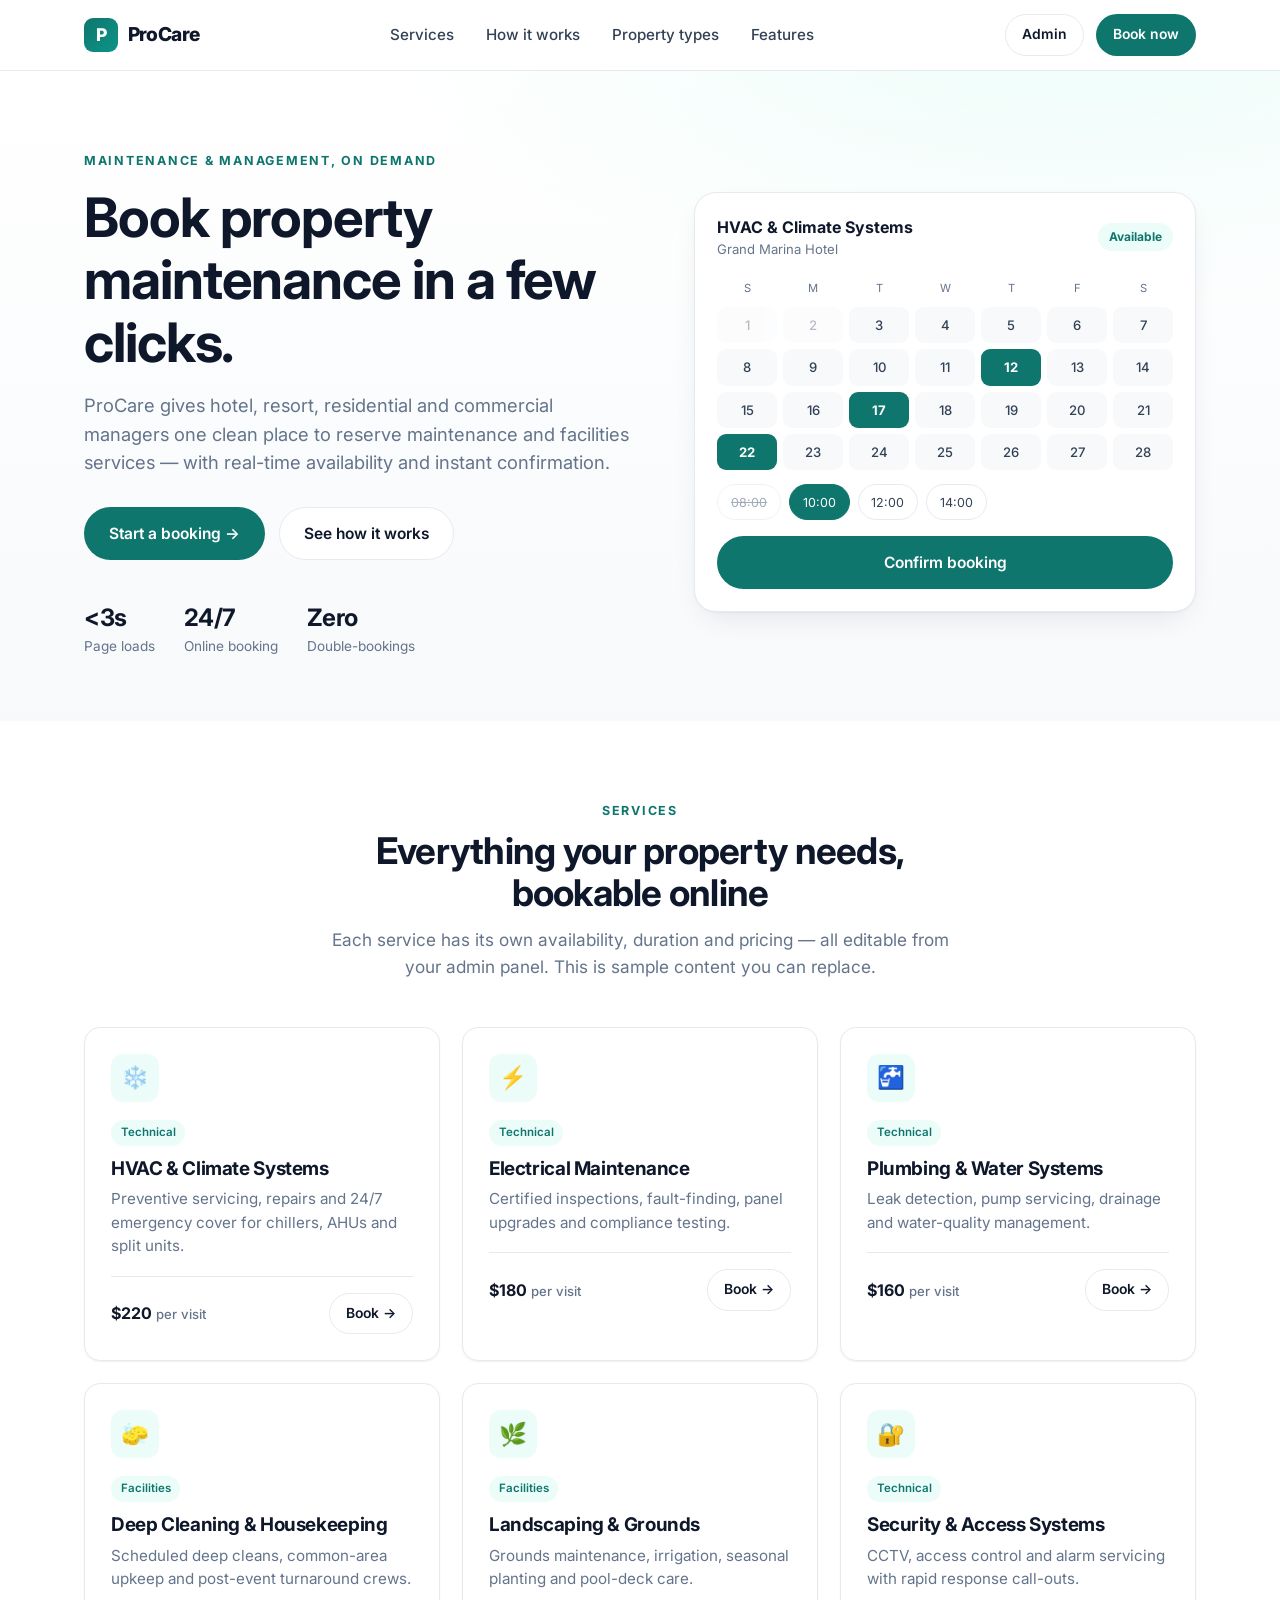
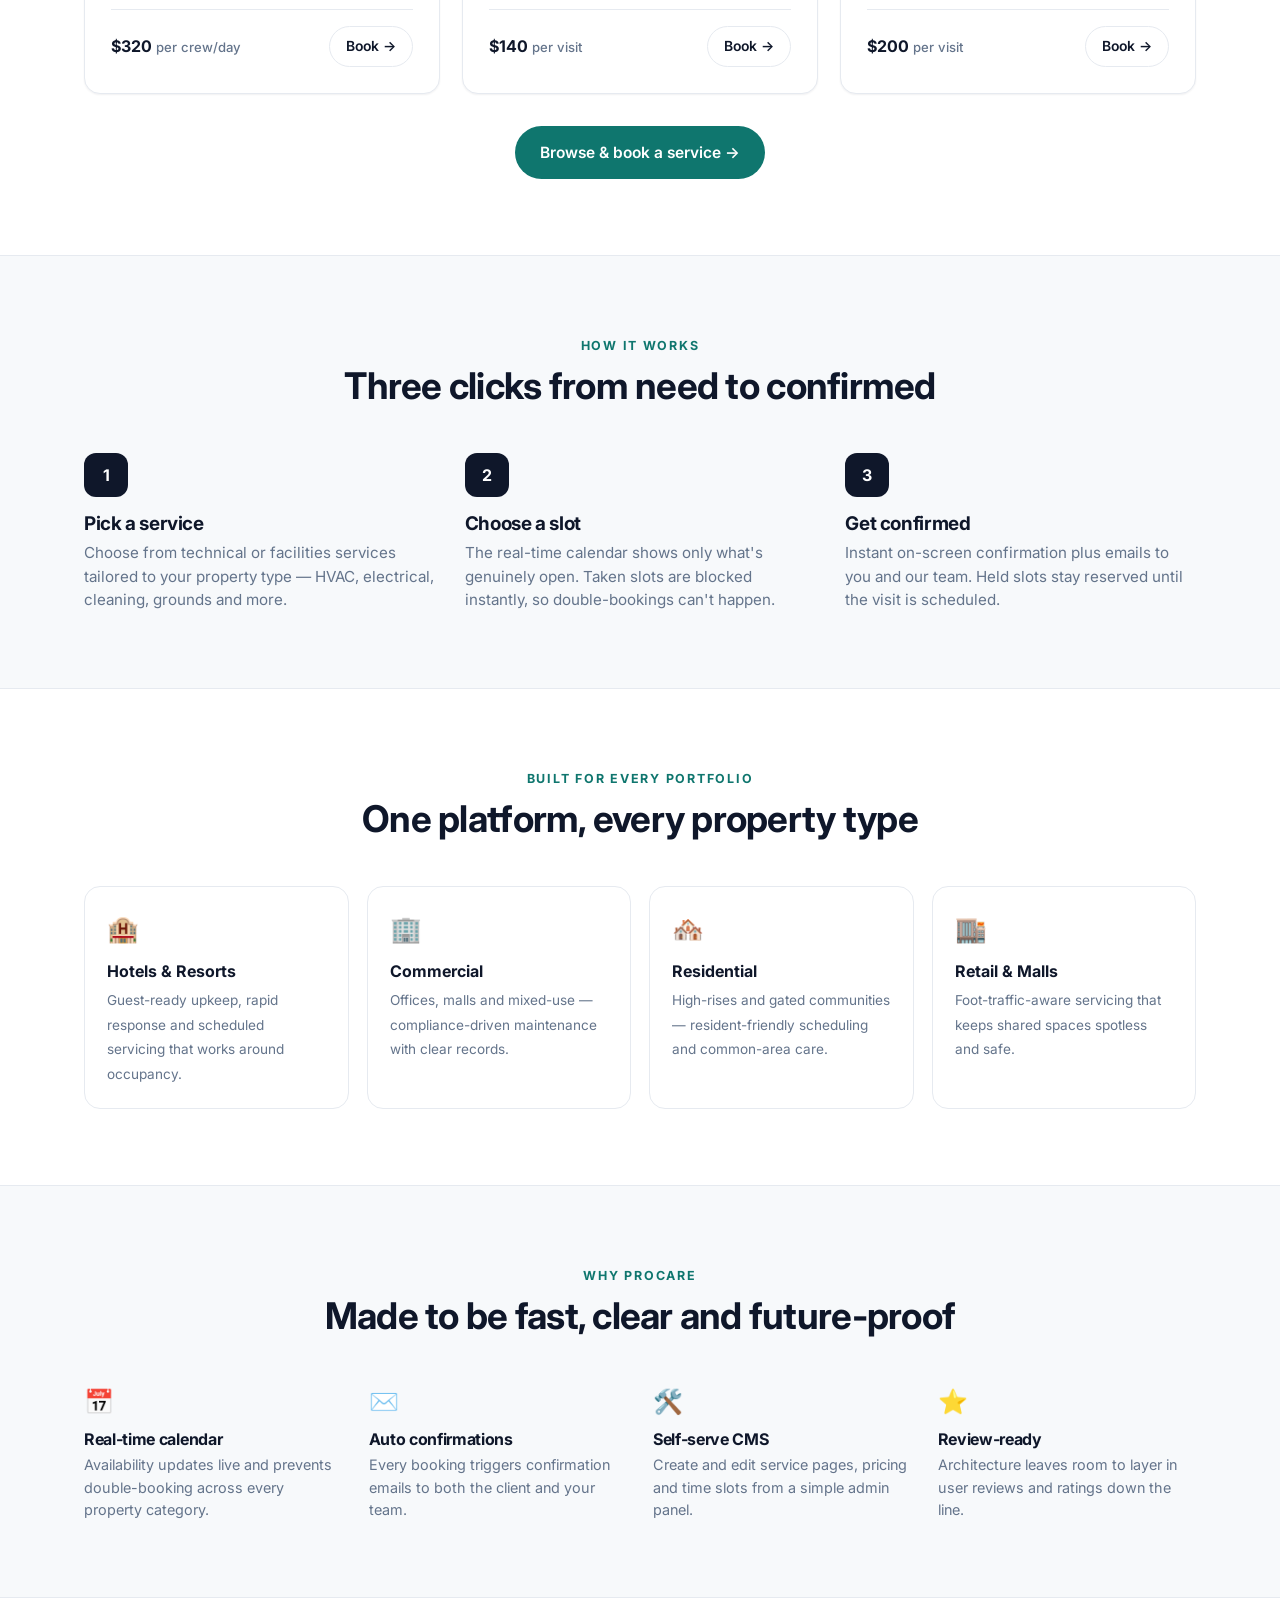
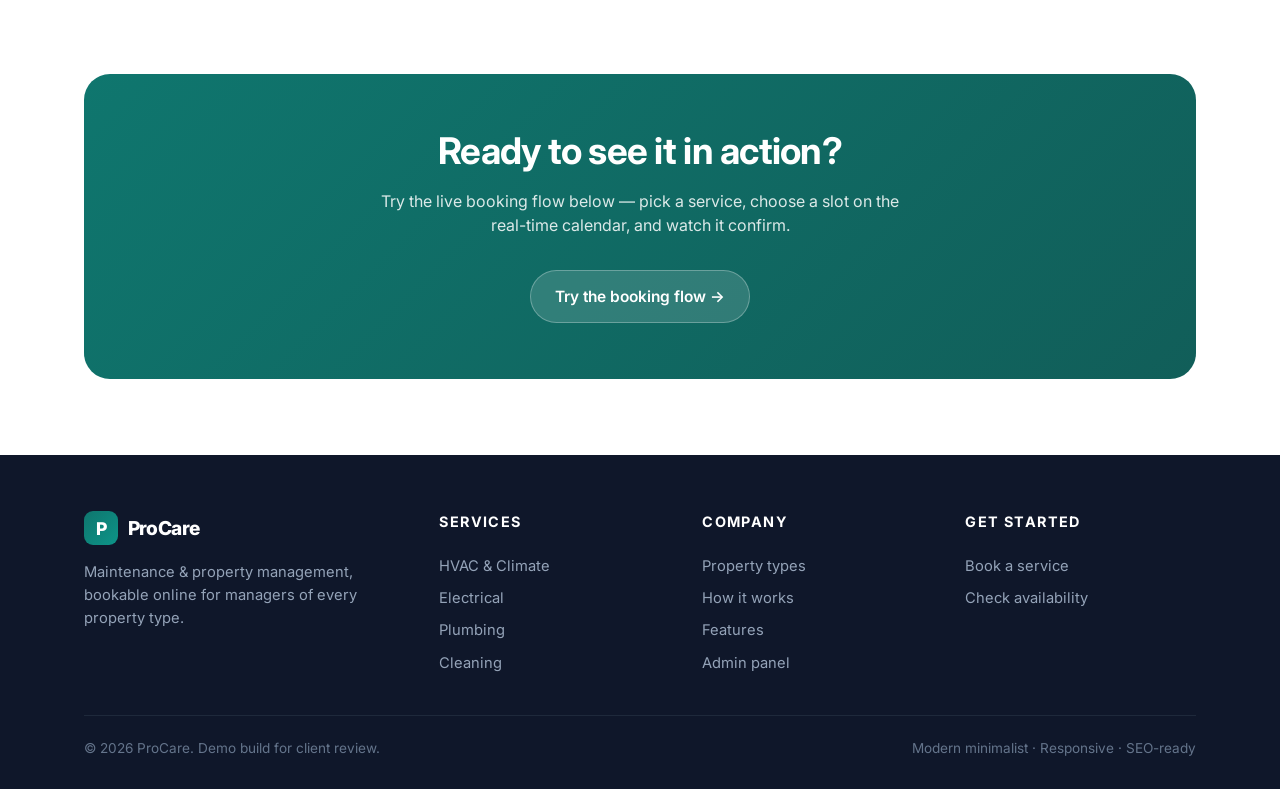
<file: index.html>
<!DOCTYPE html>
<html lang="en">
<head>
<meta charset="UTF-8" />
<meta name="viewport" content="width=device-width, initial-scale=1.0" />
<title>ProCare — Property Maintenance Booking for Managers</title>
<meta name="description" content="Book maintenance and facilities management for hotels, resorts, residential and commercial properties in a few clicks. Real-time availability, instant confirmations, no double-bookings." />
<meta name="keywords" content="property maintenance booking, facilities management, hotel maintenance, commercial property services, online booking calendar" />
<meta property="og:title" content="ProCare — Property Maintenance Booking" />
<meta property="og:description" content="Reserve maintenance & management services for any property type in a few clicks." />
<meta property="og:type" content="website" />
<link rel="preconnect" href="https://fonts.googleapis.com" />
<link rel="preconnect" href="https://fonts.gstatic.com" crossorigin />
<link href="https://fonts.googleapis.com/css2?family=Inter:wght@400;500;600;700;800&display=swap" rel="stylesheet" />
<link rel="stylesheet" href="assets/styles.css" />
<link rel="icon" href="data:image/svg+xml,<svg xmlns='http://www.w3.org/2000/svg' viewBox='0 0 100 100'><rect width='100' height='100' rx='22' fill='%230f766e'/><text x='50' y='70' font-size='60' text-anchor='middle' fill='white' font-family='Arial' font-weight='bold'>P</text></svg>" />
</head>
<body>

<header class="site">
  <div class="wrap nav">
    <a class="brand" href="index.html"><span class="logo">P</span> ProCare</a>
    <nav class="nav-links">
      <a href="#services">Services</a>
      <a href="#how">How it works</a>
      <a href="#properties">Property types</a>
      <a href="#features">Features</a>
    </nav>
    <div class="nav-cta">
      <a href="admin.html" class="btn btn-ghost btn-sm">Admin</a>
      <a href="booking.html" class="btn btn-primary btn-sm">Book now</a>
    </div>
    <button class="menu-btn" aria-label="Menu">☰</button>
  </div>
</header>

<!-- HERO -->
<section class="hero">
  <div class="wrap hero-grid">
    <div>
      <span class="eyebrow">Maintenance &amp; management, on demand</span>
      <h1 style="margin-top:14px">Book property maintenance in a few clicks.</h1>
      <p class="lead">ProCare gives hotel, resort, residential and commercial managers one clean place to reserve maintenance and facilities services — with real-time availability and instant confirmation.</p>
      <div class="hero-actions">
        <a href="booking.html" class="btn btn-primary">Start a booking →</a>
        <a href="#how" class="btn btn-ghost">See how it works</a>
      </div>
      <div class="hero-trust">
        <div class="t"><b>&lt;3s</b><span>Page loads</span></div>
        <div class="t"><b>24/7</b><span>Online booking</span></div>
        <div class="t"><b>Zero</b><span>Double-bookings</span></div>
      </div>
    </div>

    <!-- live booking preview card -->
    <div class="hero-card reveal">
      <div class="hc-head">
        <div><b>HVAC &amp; Climate Systems</b><div class="muted" style="font-size:.82rem">Grand Marina Hotel</div></div>
        <span class="badge">Available</span>
      </div>
      <div class="mini-cal" id="miniCal"></div>
      <div class="slot-row">
        <span class="slot-chip gone">08:00</span>
        <span class="slot-chip sel">10:00</span>
        <span class="slot-chip">12:00</span>
        <span class="slot-chip">14:00</span>
      </div>
      <a href="booking.html" class="btn btn-primary btn-block" style="margin-top:16px">Confirm booking</a>
    </div>
  </div>
</section>

<!-- SERVICES -->
<section id="services">
  <div class="wrap">
    <div class="section-head reveal">
      <span class="eyebrow">Services</span>
      <h2 style="margin-top:.5rem">Everything your property needs, bookable online</h2>
      <p class="lead">Each service has its own availability, duration and pricing — all editable from your admin panel. This is sample content you can replace.</p>
    </div>
    <div class="grid grid-3" id="serviceGrid"></div>
    <div style="text-align:center;margin-top:32px" class="reveal">
      <a href="booking.html" class="btn btn-primary">Browse &amp; book a service →</a>
    </div>
  </div>
</section>

<!-- HOW IT WORKS -->
<section id="how" class="band">
  <div class="wrap">
    <div class="section-head reveal">
      <span class="eyebrow">How it works</span>
      <h2 style="margin-top:.5rem">Three clicks from need to confirmed</h2>
    </div>
    <div class="steps">
      <div class="step reveal"><div class="n">1</div><h3>Pick a service</h3><p>Choose from technical or facilities services tailored to your property type — HVAC, electrical, cleaning, grounds and more.</p></div>
      <div class="step reveal"><div class="n">2</div><h3>Choose a slot</h3><p>The real-time calendar shows only what's genuinely open. Taken slots are blocked instantly, so double-bookings can't happen.</p></div>
      <div class="step reveal"><div class="n">3</div><h3>Get confirmed</h3><p>Instant on-screen confirmation plus emails to you and our team. Held slots stay reserved until the visit is scheduled.</p></div>
    </div>
  </div>
</section>

<!-- PROPERTY TYPES -->
<section id="properties">
  <div class="wrap">
    <div class="section-head reveal">
      <span class="eyebrow">Built for every portfolio</span>
      <h2 style="margin-top:.5rem">One platform, every property type</h2>
    </div>
    <div class="ptypes">
      <div class="ptype reveal"><div class="pi">🏨</div><b>Hotels &amp; Resorts</b><span>Guest-ready upkeep, rapid response and scheduled servicing that works around occupancy.</span></div>
      <div class="ptype reveal"><div class="pi">🏢</div><b>Commercial</b><span>Offices, malls and mixed-use — compliance-driven maintenance with clear records.</span></div>
      <div class="ptype reveal"><div class="pi">🏘️</div><b>Residential</b><span>High-rises and gated communities — resident-friendly scheduling and common-area care.</span></div>
      <div class="ptype reveal"><div class="pi">🏬</div><b>Retail &amp; Malls</b><span>Foot-traffic-aware servicing that keeps shared spaces spotless and safe.</span></div>
    </div>
  </div>
</section>

<!-- FEATURES -->
<section id="features" class="band">
  <div class="wrap">
    <div class="section-head reveal">
      <span class="eyebrow">Why ProCare</span>
      <h2 style="margin-top:.5rem">Made to be fast, clear and future-proof</h2>
    </div>
    <div class="feat">
      <div class="f reveal"><div class="fi">📅</div><h4>Real-time calendar</h4><p>Availability updates live and prevents double-booking across every property category.</p></div>
      <div class="f reveal"><div class="fi">✉️</div><h4>Auto confirmations</h4><p>Every booking triggers confirmation emails to both the client and your team.</p></div>
      <div class="f reveal"><div class="fi">🛠️</div><h4>Self-serve CMS</h4><p>Create and edit service pages, pricing and time slots from a simple admin panel.</p></div>
      <div class="f reveal"><div class="fi">⭐</div><h4>Review-ready</h4><p>Architecture leaves room to layer in user reviews and ratings down the line.</p></div>
    </div>
  </div>
</section>

<!-- CTA -->
<section>
  <div class="wrap">
    <div class="cta reveal">
      <h2>Ready to see it in action?</h2>
      <p>Try the live booking flow below — pick a service, choose a slot on the real-time calendar, and watch it confirm.</p>
      <a href="booking.html" class="btn btn-light">Try the booking flow →</a>
    </div>
  </div>
</section>

<!-- FOOTER -->
<footer class="site">
  <div class="wrap">
    <div class="foot-grid">
      <div>
        <div class="brand"><span class="logo">P</span> ProCare</div>
        <p style="color:#94a3b8;font-size:.92rem;max-width:34ch">Maintenance &amp; property management, bookable online for managers of every property type.</p>
      </div>
      <div><h5>Services</h5><a href="#services">HVAC &amp; Climate</a><a href="#services">Electrical</a><a href="#services">Plumbing</a><a href="#services">Cleaning</a></div>
      <div><h5>Company</h5><a href="#properties">Property types</a><a href="#how">How it works</a><a href="#features">Features</a><a href="admin.html">Admin panel</a></div>
      <div><h5>Get started</h5><a href="booking.html">Book a service</a><a href="booking.html">Check availability</a></div>
    </div>
    <div class="foot-bottom">
      <span>© 2026 ProCare. Demo build for client review.</span>
      <span>Modern minimalist · Responsive · SEO-ready</span>
    </div>
  </div>
</footer>

<script src="assets/app.js"></script>
<script>
  // mini calendar in hero
  (function(){
    const el = document.getElementById("miniCal");
    const dows=["S","M","T","W","T","F","S"];
    dows.forEach(d=>{const s=document.createElement("span");s.textContent=d;el.appendChild(s);});
    const on=[12,17,22], off=[1,2];
    for(let i=1;i<=28;i++){
      const b=document.createElement("b");b.textContent=i;
      if(on.includes(i))b.classList.add("on");
      if(off.includes(i))b.classList.add("off");
      el.appendChild(b);
    }
  })();
  // render services from shared data
  (function(){
    const grid=document.getElementById("serviceGrid");
    PC.DB.services(true).slice(0,6).forEach(s=>{
      const c=document.createElement("a");
      c.className="card reveal"; c.href="booking.html?service="+s.id;
      c.innerHTML=`<div class="ic">${s.icon}</div>
        <span class="tag">${s.cat}</span>
        <h3>${s.name}</h3>
        <p>${s.blurb}</p>
        <div class="meta"><span class="price">${PC.money(s.price)} <span>${s.unit}</span></span>
        <span class="btn btn-ghost btn-sm">Book →</span></div>`;
      grid.appendChild(c);
    });
    PC.initReveal();
  })();
</script>
</body>
</html>
</file>
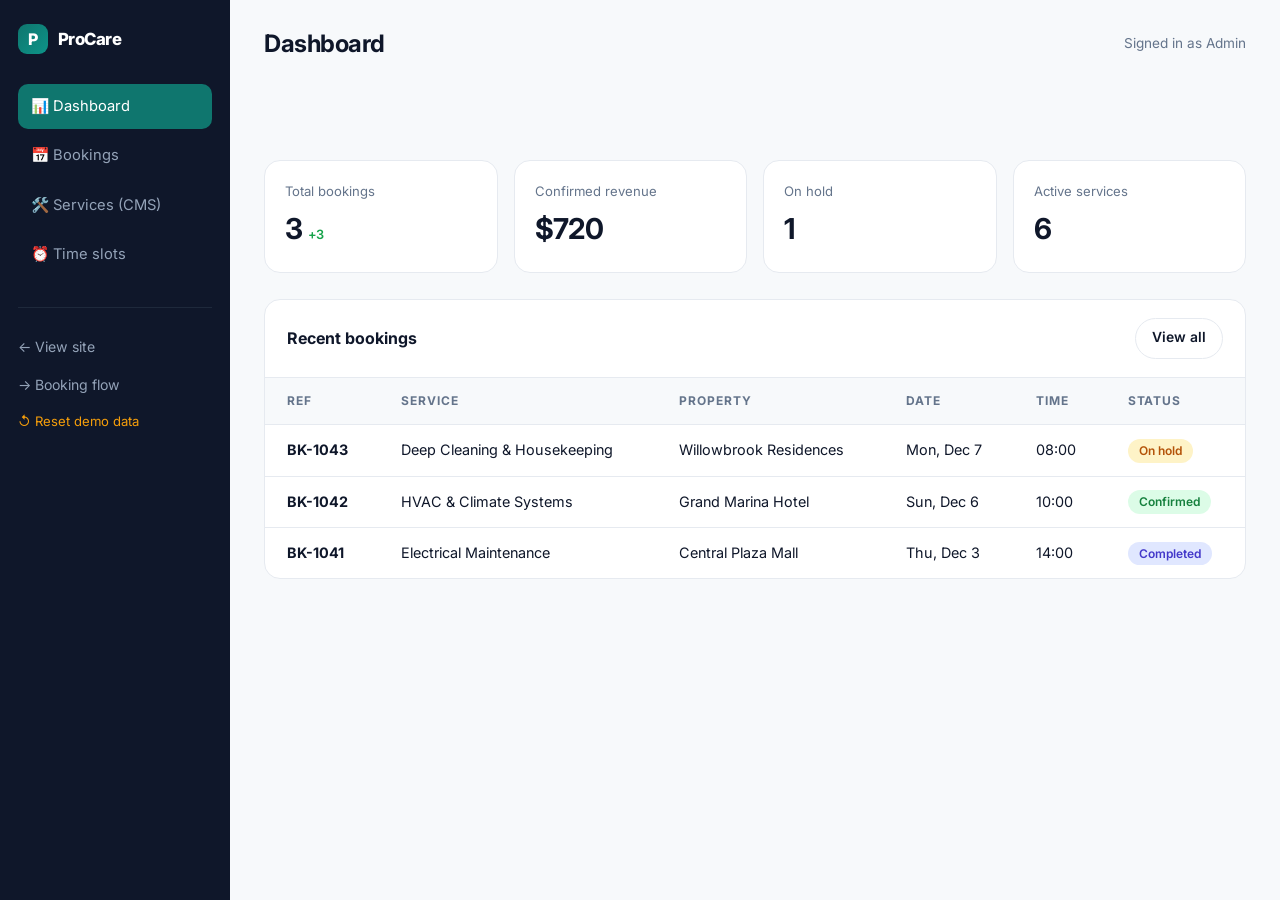
<file: admin.html>
<!DOCTYPE html>
<html lang="en">
<head>
<meta charset="UTF-8" />
<meta name="viewport" content="width=device-width, initial-scale=1.0" />
<title>Admin — ProCare</title>
<meta name="robots" content="noindex" />
<link rel="preconnect" href="https://fonts.googleapis.com" />
<link rel="preconnect" href="https://fonts.gstatic.com" crossorigin />
<link href="https://fonts.googleapis.com/css2?family=Inter:wght@400;500;600;700;800&display=swap" rel="stylesheet" />
<link rel="stylesheet" href="assets/styles.css" />
<link rel="icon" href="data:image/svg+xml,<svg xmlns='http://www.w3.org/2000/svg' viewBox='0 0 100 100'><rect width='100' height='100' rx='22' fill='%230f766e'/><text x='50' y='70' font-size='60' text-anchor='middle' fill='white' font-family='Arial' font-weight='bold'>P</text></svg>" />
</head>
<body>
<div class="admin-shell">
  <aside class="admin-side">
    <div class="brand"><span class="logo">P</span> ProCare</div>
    <nav class="admin-nav">
      <a class="active" data-view="dash">📊 Dashboard</a>
      <a data-view="bookings">📅 Bookings</a>
      <a data-view="services">🛠️ Services (CMS)</a>
      <a data-view="slots">⏰ Time slots</a>
    </nav>
    <div style="margin-top:30px;padding-top:20px;border-top:1px solid #1e293b">
      <a href="index.html" style="color:#94a3b8;font-size:.88rem;display:block;padding:.5rem 0">← View site</a>
      <a href="booking.html" style="color:#94a3b8;font-size:.88rem;display:block;padding:.5rem 0">→ Booking flow</a>
      <a id="resetBtn" style="color:#f59e0b;font-size:.82rem;display:block;padding:.5rem 0;cursor:pointer">↺ Reset demo data</a>
    </div>
  </aside>

  <main class="admin-main">
    <div class="admin-topbar">
      <h2 id="viewTitle">Dashboard</h2>
      <div style="display:flex;gap:10px;align-items:center">
        <span class="muted" style="font-size:.85rem">Signed in as Admin</span>
        <button class="btn btn-primary btn-sm" id="addServiceBtn" style="display:none">+ New service</button>
      </div>
    </div>

    <!-- DASHBOARD -->
    <section id="view-dash">
      <div class="stat-row" id="statRow"></div>
      <div class="table-card">
        <div class="th"><b>Recent bookings</b><a href="#" data-view="bookings" class="btn btn-ghost btn-sm">View all</a></div>
        <table><thead><tr><th>Ref</th><th>Service</th><th>Property</th><th>Date</th><th>Time</th><th>Status</th></tr></thead>
        <tbody id="recentBody"></tbody></table>
      </div>
    </section>

    <!-- BOOKINGS -->
    <section id="view-bookings" style="display:none">
      <div class="table-card">
        <div class="th"><b>All bookings</b><span class="muted" style="font-size:.85rem" id="bkCount"></span></div>
        <table><thead><tr><th>Ref</th><th>Service</th><th>Property</th><th>Type</th><th>Date</th><th>Time</th><th>Amount</th><th>Status</th><th></th></tr></thead>
        <tbody id="bookingBody"></tbody></table>
      </div>
    </section>

    <!-- SERVICES CMS -->
    <section id="view-services" style="display:none">
      <p class="muted" style="margin-bottom:18px;font-size:.92rem">Create and edit service pages, pricing and booking parameters. Changes reflect instantly on the live site.</p>
      <div class="grid grid-3" id="svcAdminGrid"></div>
    </section>

    <!-- SLOTS -->
    <section id="view-slots" style="display:none">
      <div class="panel" style="max-width:560px">
        <h3>Daily time slots</h3>
        <p class="sub">These are the bookable start times offered each day. Applied across all services.</p>
        <div id="slotEditor" style="display:flex;flex-wrap:wrap;gap:10px;margin-bottom:18px"></div>
        <div class="field-row" style="align-items:end">
          <div class="field" style="margin-bottom:0"><label>Add a slot (HH:MM)</label><input id="newSlot" placeholder="18:00" /></div>
          <button class="btn btn-primary" id="addSlotBtn">Add slot</button>
        </div>
        <p class="muted" style="font-size:.82rem;margin-top:14px">Note: Sundays are closed by default (configurable). Each service also carries its own duration.</p>
      </div>
    </section>
  </main>
</div>

<!-- service edit modal -->
<div class="modal-back" id="svcModal">
  <div class="modal">
    <h3 id="svcModalTitle">Edit service</h3>
    <input type="hidden" id="mId" />
    <div class="field"><label>Service name</label><input id="mName" /></div>
    <div class="field-row">
      <div class="field"><label>Category</label>
        <select id="mCat"><option>Technical</option><option>Facilities</option></select></div>
      <div class="field"><label>Icon (emoji)</label><input id="mIcon" maxlength="2" /></div>
    </div>
    <div class="field"><label>Description</label><textarea id="mBlurb" rows="2"></textarea></div>
    <div class="field-row">
      <div class="field"><label>Price ($)</label><input id="mPrice" type="number" /></div>
      <div class="field"><label>Unit</label><input id="mUnit" placeholder="per visit" /></div>
    </div>
    <div class="field-row">
      <div class="field"><label>Duration (min)</label><input id="mDur" type="number" /></div>
      <div class="field"><label>Active</label>
        <select id="mActive"><option value="true">Yes — visible</option><option value="false">No — hidden</option></select></div>
    </div>
    <div class="field"><label>Property types (available for)</label>
      <div id="mProps" style="display:flex;gap:14px;flex-wrap:wrap;margin-top:6px"></div></div>
    <div class="modal-actions">
      <button class="btn btn-ghost" id="mDelete" style="margin-right:auto;color:var(--danger);border-color:#f3d0d0">Delete</button>
      <button class="btn btn-ghost" onclick="document.getElementById('svcModal').classList.remove('open')">Cancel</button>
      <button class="btn btn-primary" id="mSave">Save changes</button>
    </div>
  </div>
</div>

<script src="assets/app.js"></script>
<script>
(function(){
  const views=["dash","bookings","services","slots"];
  const titles={dash:"Dashboard",bookings:"Bookings",services:"Services (CMS)",slots:"Time slots"};

  function switchView(v){
    views.forEach(x=>document.getElementById("view-"+x).style.display = x===v?"block":"none");
    document.querySelectorAll(".admin-nav a").forEach(a=>a.classList.toggle("active",a.dataset.view===v));
    document.getElementById("viewTitle").textContent=titles[v];
    document.getElementById("addServiceBtn").style.display = v==="services"?"inline-flex":"none";
    if(v==="dash") renderDash();
    if(v==="bookings") renderBookings();
    if(v==="services") renderServices();
    if(v==="slots") renderSlots();
  }
  document.querySelectorAll("[data-view]").forEach(a=>a.addEventListener("click",e=>{e.preventDefault();switchView(a.dataset.view);}));

  function renderDash(){
    const bk=PC.DB.bookings();
    const revenue=bk.filter(b=>b.status!=="cancelled").reduce((s,b)=>s+(b.amount||0),0);
    const holds=bk.filter(b=>b.status==="hold").length;
    const stats=[
      {lbl:"Total bookings",num:bk.length,d:"+"+bk.length},
      {lbl:"Confirmed revenue",num:PC.money(revenue)},
      {lbl:"On hold",num:holds},
      {lbl:"Active services",num:PC.DB.services(true).length},
    ];
    document.getElementById("statRow").innerHTML=stats.map(s=>
      `<div class="stat"><div class="lbl">${s.lbl}</div><div class="num">${s.num} ${s.d?`<small>${s.d}</small>`:""}</div></div>`).join("");
    document.getElementById("recentBody").innerHTML=bk.slice(0,5).map(rowMini).join("");
  }
  function rowMini(b){
    return `<tr><td><b>${b.id}</b></td><td>${b.serviceName}</td><td>${b.property}</td>
      <td>${PC.fmtDate(b.date)}</td><td>${b.time}</td><td>${statusPill(b.status)}</td></tr>`;
  }
  function statusPill(s){
    const map={confirmed:["ok","Confirmed"],hold:["hold","On hold"],done:["done","Completed"],cancelled:["hold","Cancelled"]};
    const [c,l]=map[s]||["ok",s]; return `<span class="pill ${c}">${l}</span>`;
  }

  function renderBookings(){
    const bk=PC.DB.bookings();
    document.getElementById("bkCount").textContent=bk.length+" total";
    document.getElementById("bookingBody").innerHTML=bk.map(b=>`
      <tr><td><b>${b.id}</b></td><td>${b.serviceName}</td><td>${b.property}</td><td>${b.type}</td>
      <td>${PC.fmtDate(b.date)}</td><td>${b.time}</td><td>${PC.money(b.amount)}</td>
      <td>${statusPill(b.status)}</td>
      <td>${b.status==="hold"?`<button class="btn btn-primary btn-sm" data-confirm="${b.id}">Confirm</button>`:""}</td></tr>`).join("");
    document.querySelectorAll("[data-confirm]").forEach(btn=>btn.onclick=()=>{
      PC.DB.setStatus(btn.dataset.confirm,"confirmed"); PC.toast("Booking confirmed"); renderBookings();
    });
  }

  function renderServices(){
    const grid=document.getElementById("svcAdminGrid");
    grid.innerHTML="";
    PC.DB.services(false).forEach(s=>{
      const c=document.createElement("div");
      c.className="card";
      c.style.opacity=s.active?"1":".55";
      c.innerHTML=`<div class="ic">${s.icon}</div>
        <span class="tag">${s.cat}</span> ${s.active?"":'<span class="pill hold" style="margin-left:6px">Hidden</span>'}
        <h3 style="margin-top:8px">${s.name}</h3>
        <p>${s.blurb}</p>
        <div class="meta"><span class="price">${PC.money(s.price)} <span>${s.unit}</span></span>
        <button class="btn btn-ghost btn-sm" data-edit="${s.id}">Edit ✎</button></div>
        <div class="muted" style="font-size:.78rem;margin-top:10px">Available: ${s.properties.join(", ")}</div>`;
      grid.appendChild(c);
    });
    grid.querySelectorAll("[data-edit]").forEach(b=>b.onclick=()=>openModal(b.dataset.edit));
  }

  // ---- service modal ----
  const ALLPROPS=["Hotel","Resort","Residential","Commercial"];
  function openModal(id){
    const s=id?PC.DB.service(id):{id:"svc-"+Date.now(),name:"",cat:"Technical",icon:"🔧",blurb:"",price:150,unit:"per visit",duration:90,active:true,properties:["Hotel"]};
    document.getElementById("svcModalTitle").textContent=id?"Edit service":"New service";
    document.getElementById("mId").value=s.id;
    document.getElementById("mName").value=s.name;
    document.getElementById("mCat").value=s.cat;
    document.getElementById("mIcon").value=s.icon;
    document.getElementById("mBlurb").value=s.blurb;
    document.getElementById("mPrice").value=s.price;
    document.getElementById("mUnit").value=s.unit;
    document.getElementById("mDur").value=s.duration;
    document.getElementById("mActive").value=String(s.active);
    document.getElementById("mProps").innerHTML=ALLPROPS.map(p=>
      `<label style="font-weight:500;font-size:.9rem;display:flex;gap:.4rem;align-items:center">
        <input type="checkbox" value="${p}" ${s.properties.includes(p)?"checked":""}/> ${p}</label>`).join("");
    document.getElementById("mDelete").style.display=id?"inline-flex":"none";
    document.getElementById("mDelete").onclick=()=>{ PC.DB.deleteService(s.id); document.getElementById("svcModal").classList.remove("open"); PC.toast("Service deleted"); renderServices(); };
    document.getElementById("svcModal").classList.add("open");
  }
  document.getElementById("mSave").onclick=()=>{
    const props=[...document.querySelectorAll("#mProps input:checked")].map(i=>i.value);
    const svc={
      id:document.getElementById("mId").value,
      name:document.getElementById("mName").value.trim()||"Untitled service",
      cat:document.getElementById("mCat").value,
      icon:document.getElementById("mIcon").value||"🔧",
      blurb:document.getElementById("mBlurb").value.trim(),
      price:Number(document.getElementById("mPrice").value)||0,
      unit:document.getElementById("mUnit").value.trim()||"per visit",
      duration:Number(document.getElementById("mDur").value)||60,
      active:document.getElementById("mActive").value==="true",
      properties:props.length?props:["Hotel"],
    };
    PC.DB.saveService(svc);
    document.getElementById("svcModal").classList.remove("open");
    PC.toast("Service saved — live on site"); renderServices();
  };
  document.getElementById("addServiceBtn").onclick=()=>openModal(null);

  function renderSlots(){
    const ed=document.getElementById("slotEditor");
    const slots=PC.DB.slotTemplate();
    ed.innerHTML=slots.map(t=>`<span class="slot-chip" style="display:inline-flex;gap:.5rem;align-items:center;padding:.5rem .9rem;border:1px solid var(--line);border-radius:999px">
      ${t} <b data-del="${t}" style="cursor:pointer;color:var(--danger)">×</b></span>`).join("");
    ed.querySelectorAll("[data-del]").forEach(b=>b.onclick=()=>{
      const db=PC.DB.all(); db.slotTemplate=db.slotTemplate.filter(x=>x!==b.dataset.del);
      localStorage.setItem("procare_v1",JSON.stringify(db)); PC.toast("Slot removed"); renderSlots();
    });
  }
  document.getElementById("addSlotBtn").onclick=()=>{
    const v=document.getElementById("newSlot").value.trim();
    if(!/^\d{2}:\d{2}$/.test(v)){ PC.toast("Use HH:MM format, e.g. 18:00"); return; }
    const db=PC.DB.all(); if(!db.slotTemplate.includes(v)){ db.slotTemplate.push(v); db.slotTemplate.sort(); }
    localStorage.setItem("procare_v1",JSON.stringify(db));
    document.getElementById("newSlot").value=""; PC.toast("Slot added"); renderSlots();
  };

  document.getElementById("resetBtn").onclick=()=>{ PC.DB.reset(); PC.toast("Demo data reset"); switchView("dash"); };

  switchView("dash");
})();
</script>
</body>
</html>
</file>
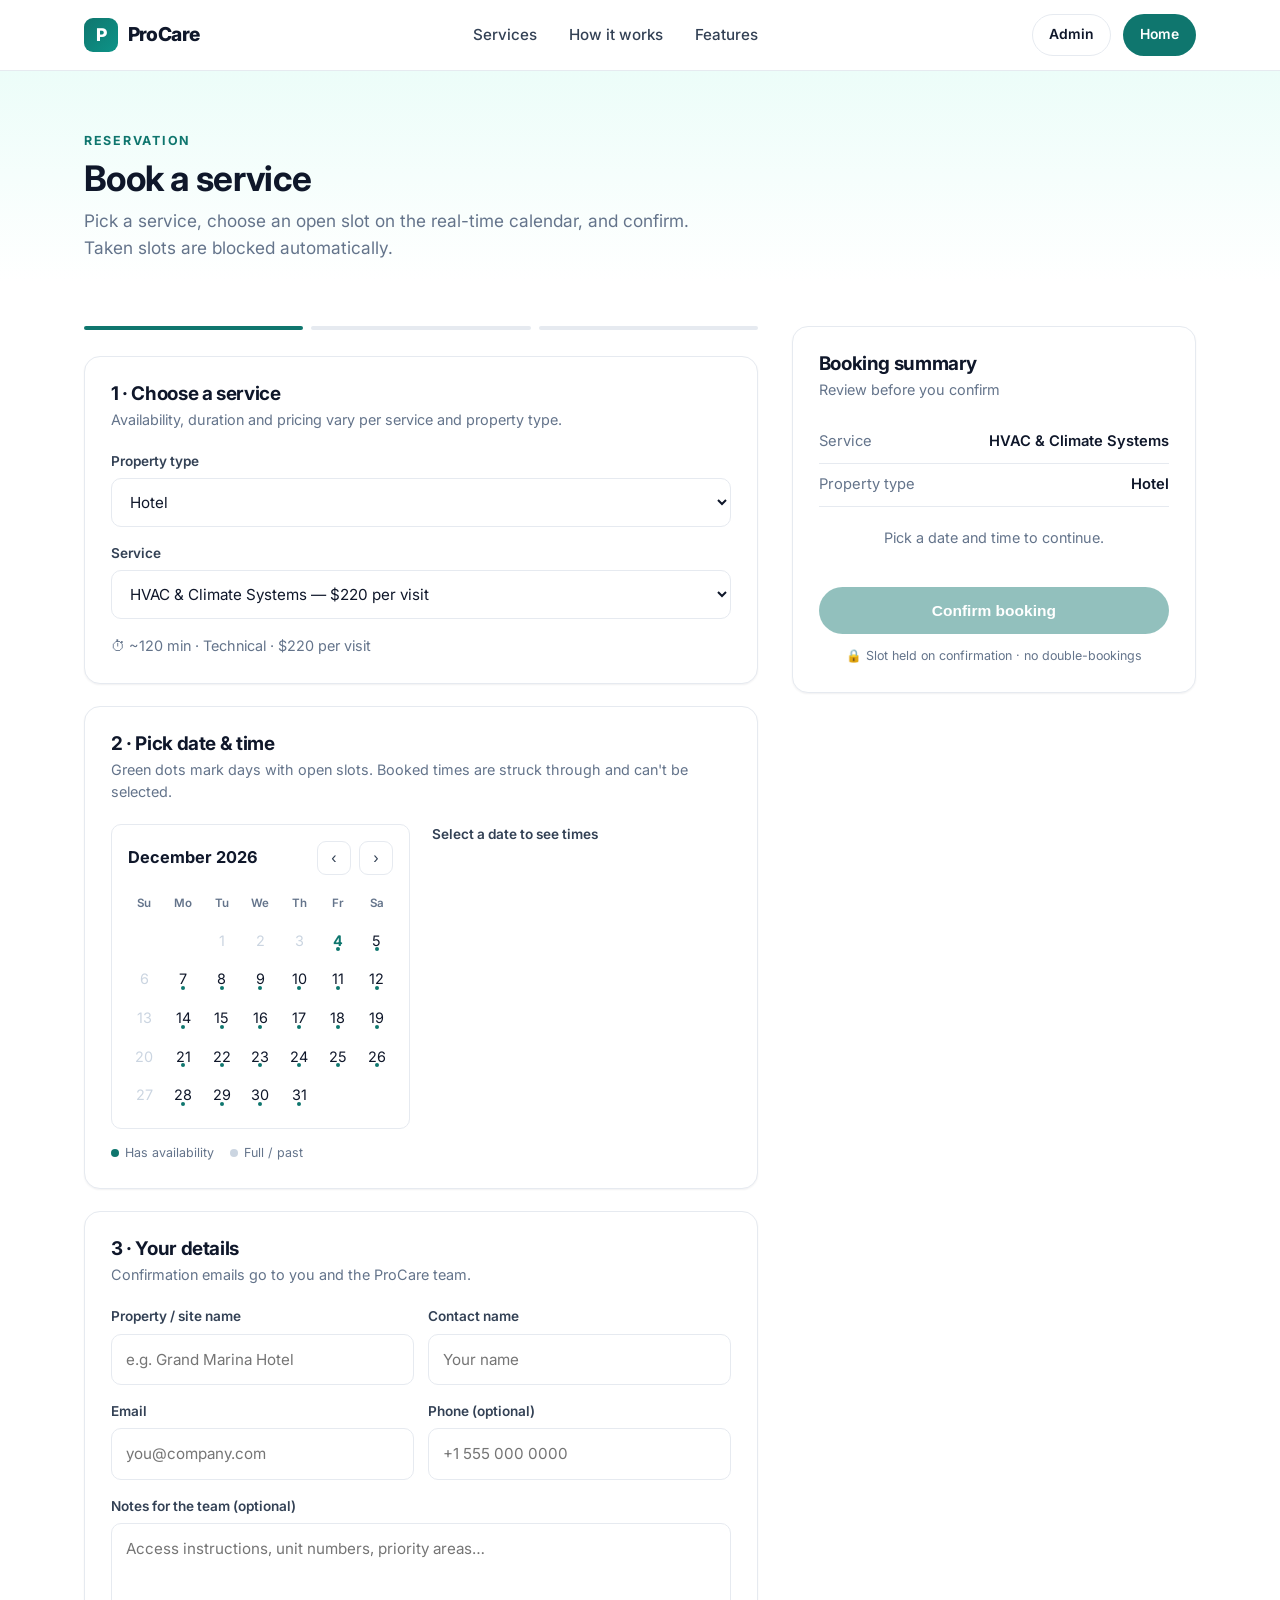
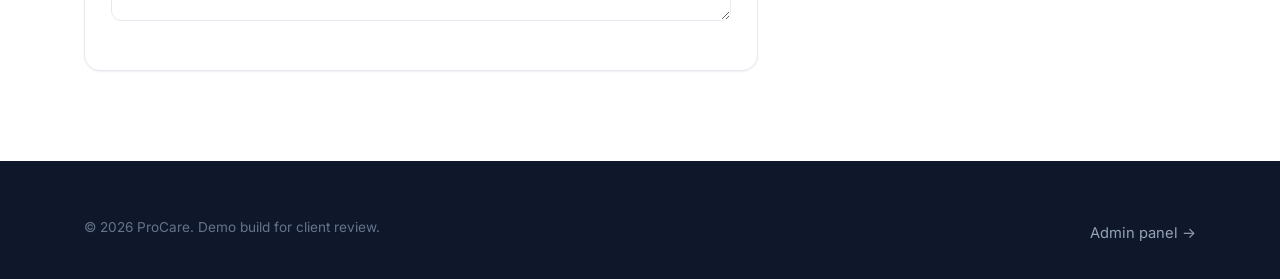
<file: booking.html>
<!DOCTYPE html>
<html lang="en">
<head>
<meta charset="UTF-8" />
<meta name="viewport" content="width=device-width, initial-scale=1.0" />
<title>Book a Service — ProCare</title>
<meta name="description" content="Reserve a maintenance or facilities service. Real-time availability calendar with instant confirmation and no double-bookings." />
<link rel="preconnect" href="https://fonts.googleapis.com" />
<link rel="preconnect" href="https://fonts.gstatic.com" crossorigin />
<link href="https://fonts.googleapis.com/css2?family=Inter:wght@400;500;600;700;800&display=swap" rel="stylesheet" />
<link rel="stylesheet" href="assets/styles.css" />
<link rel="icon" href="data:image/svg+xml,<svg xmlns='http://www.w3.org/2000/svg' viewBox='0 0 100 100'><rect width='100' height='100' rx='22' fill='%230f766e'/><text x='50' y='70' font-size='60' text-anchor='middle' fill='white' font-family='Arial' font-weight='bold'>P</text></svg>" />
</head>
<body>

<header class="site">
  <div class="wrap nav">
    <a class="brand" href="index.html"><span class="logo">P</span> ProCare</a>
    <nav class="nav-links">
      <a href="index.html#services">Services</a>
      <a href="index.html#how">How it works</a>
      <a href="index.html#features">Features</a>
    </nav>
    <div class="nav-cta">
      <a href="admin.html" class="btn btn-ghost btn-sm">Admin</a>
      <a href="index.html" class="btn btn-primary btn-sm">Home</a>
    </div>
    <button class="menu-btn" aria-label="Menu">☰</button>
  </div>
</header>

<div class="page-head">
  <div class="wrap">
    <span class="eyebrow">Reservation</span>
    <h1 style="margin-top:.4rem;font-size:2.2rem">Book a service</h1>
    <p class="lead" style="margin-top:.6rem">Pick a service, choose an open slot on the real-time calendar, and confirm. Taken slots are blocked automatically.</p>
  </div>
</div>

<div class="wrap">
  <div class="booking">
    <!-- LEFT: flow -->
    <div>
      <div class="stepper"><div class="s on" id="st1"></div><div class="s" id="st2"></div><div class="s" id="st3"></div></div>

      <!-- Step 1: service -->
      <div class="panel">
        <h3>1 · Choose a service</h3>
        <p class="sub">Availability, duration and pricing vary per service and property type.</p>
        <div class="field">
          <label>Property type</label>
          <select id="propType">
            <option>Hotel</option><option>Resort</option><option>Residential</option><option>Commercial</option>
          </select>
        </div>
        <div class="field">
          <label>Service</label>
          <select id="serviceSel"></select>
        </div>
        <div id="svcInfo" class="muted" style="font-size:.9rem"></div>
      </div>

      <!-- Step 2: date + slot -->
      <div class="panel">
        <h3>2 · Pick date &amp; time</h3>
        <p class="sub">Green dots mark days with open slots. Booked times are struck through and can't be selected.</p>
        <div style="display:grid;grid-template-columns:1fr 1fr;gap:22px" class="cal-wrap-grid">
          <div class="cal" id="cal"></div>
          <div>
            <label style="font-size:.85rem;font-weight:600;color:var(--ink-soft);display:block;margin-bottom:10px" id="slotLabel">Select a date to see times</label>
            <div class="slots" id="slots"></div>
          </div>
        </div>
        <div class="cal-legend">
          <span><i class="dotm" style="background:var(--accent)"></i> Has availability</span>
          <span><i class="dotm" style="background:#cbd5e1"></i> Full / past</span>
        </div>
      </div>

      <!-- Step 3: details -->
      <div class="panel">
        <h3>3 · Your details</h3>
        <p class="sub">Confirmation emails go to you and the ProCare team.</p>
        <div class="field-row">
          <div class="field"><label>Property / site name</label><input id="fProp" placeholder="e.g. Grand Marina Hotel" /></div>
          <div class="field"><label>Contact name</label><input id="fName" placeholder="Your name" /></div>
        </div>
        <div class="field-row">
          <div class="field"><label>Email</label><input id="fEmail" type="email" placeholder="you@company.com" /></div>
          <div class="field"><label>Phone (optional)</label><input id="fPhone" placeholder="+1 555 000 0000" /></div>
        </div>
        <div class="field"><label>Notes for the team (optional)</label><textarea id="fNotes" rows="3" placeholder="Access instructions, unit numbers, priority areas…"></textarea></div>
      </div>
    </div>

    <!-- RIGHT: summary -->
    <div>
      <div class="panel summary" style="position:sticky;top:90px">
        <h3>Booking summary</h3>
        <p class="sub">Review before you confirm</p>
        <div id="sumBody">
          <div class="empty-note">Choose a service, date and time to see your summary.</div>
        </div>
        <button class="btn btn-primary btn-block" id="confirmBtn" style="margin-top:18px" disabled>Confirm booking</button>
        <p class="muted" style="font-size:.78rem;text-align:center;margin-top:12px">🔒 Slot held on confirmation · no double-bookings</p>
      </div>
    </div>
  </div>
</div>

<!-- confirmation modal -->
<div class="modal-back" id="confirmModal">
  <div class="modal">
    <div class="confirm-box">
      <div class="check">✓</div>
      <h3 style="margin-bottom:8px">Booking confirmed!</h3>
      <p class="muted" id="confMsg"></p>
      <div style="margin:18px 0"><span class="badge-inline" id="confId"></span></div>
      <div style="text-align:left;background:var(--bg-soft);border-radius:12px;padding:16px;font-size:.9rem" id="confDetail"></div>
      <p class="muted" style="font-size:.82rem;margin-top:16px">📧 A confirmation email has been sent to you and the ProCare team. (Emails are simulated in this demo.)</p>
      <div class="modal-actions" style="justify-content:center">
        <a href="index.html" class="btn btn-ghost">Back to home</a>
        <button class="btn btn-primary" onclick="location.reload()">New booking</button>
      </div>
    </div>
  </div>
</div>

<footer class="site">
  <div class="wrap">
    <div class="foot-bottom" style="border:0;padding-top:0">
      <span>© 2026 ProCare. Demo build for client review.</span>
      <span><a href="admin.html" style="color:#94a3b8">Admin panel →</a></span>
    </div>
  </div>
</footer>

<script src="assets/app.js"></script>
<script>
(function(){
  const state = { serviceId:null, date:null, time:null };
  const propSel=document.getElementById("propType");
  const svcSel=document.getElementById("serviceSel");
  const svcInfo=document.getElementById("svcInfo");
  const calEl=document.getElementById("cal");
  const slotsEl=document.getElementById("slots");
  const slotLabel=document.getElementById("slotLabel");
  const sumBody=document.getElementById("sumBody");
  const confirmBtn=document.getElementById("confirmBtn");

  let viewYear, viewMonth;
  const today=new Date(); today.setHours(0,0,0,0);

  // preselect service from URL
  const params=new URLSearchParams(location.search);
  const preselect=params.get("service");

  function populateServices(){
    const type=propSel.value;
    const list=PC.DB.services(true).filter(s=>s.properties.includes(type));
    svcSel.innerHTML="";
    list.forEach(s=>{
      const o=document.createElement("option");o.value=s.id;
      o.textContent=`${s.name} — ${PC.money(s.price)} ${s.unit}`;
      svcSel.appendChild(o);
    });
    if(preselect && list.some(s=>s.id===preselect)) svcSel.value=preselect;
    onServiceChange();
  }
  function onServiceChange(){
    state.serviceId=svcSel.value; state.time=null;
    const s=PC.DB.service(state.serviceId);
    svcInfo.textContent = s ? `⏱ ~${s.duration} min · ${s.cat} · ${PC.money(s.price)} ${s.unit}` : "";
    renderCal(); renderSlots(); renderSummary();
  }

  function daysAvailable(y,m,d){
    // a day has availability if it's today-or-future and not all slots taken
    const iso=isoOf(y,m,d);
    const dt=new Date(y,m,d); dt.setHours(0,0,0,0);
    if(dt<today) return false;
    if(dt.getDay()===0) return false; // closed Sundays (demo rule)
    const taken=PC.DB.takenSlots(state.serviceId, iso);
    return taken.length < PC.DB.slotTemplate().length;
  }
  function isoOf(y,m,d){ return `${y}-${String(m+1).padStart(2,"0")}-${String(d).padStart(2,"0")}`; }

  function renderCal(){
    if(viewYear===undefined){ viewYear=today.getFullYear(); viewMonth=today.getMonth(); }
    const first=new Date(viewYear,viewMonth,1);
    const startDow=first.getDay();
    const days=new Date(viewYear,viewMonth+1,0).getDate();
    const monthName=first.toLocaleDateString(undefined,{month:"long",year:"numeric"});
    let html=`<div class="cal-head"><b>${monthName}</b>
      <div class="cal-nav"><button id="prevM">‹</button><button id="nextM">›</button></div></div>
      <div class="cal-grid">`;
    ["Su","Mo","Tu","We","Th","Fr","Sa"].forEach(d=>html+=`<div class="dow">${d}</div>`);
    for(let i=0;i<startDow;i++) html+=`<div></div>`;
    for(let d=1;d<=days;d++){
      const iso=isoOf(viewYear,viewMonth,d);
      const dt=new Date(viewYear,viewMonth,d); dt.setHours(0,0,0,0);
      const avail=daysAvailable(viewYear,viewMonth,d);
      let cls="cal-day";
      if(dt.getTime()===today.getTime()) cls+=" today";
      if(!avail) cls+=" disabled";
      if(state.date===iso) cls+=" selected";
      html+=`<div class="${cls}" data-iso="${iso}" ${avail?"":"aria-disabled=true"}>${d}${avail?'<span class="dot"></span>':''}</div>`;
    }
    html+=`</div>`;
    calEl.innerHTML=html;
    calEl.querySelector("#prevM").onclick=()=>{ if(viewYear===today.getFullYear()&&viewMonth<=today.getMonth())return; viewMonth--; if(viewMonth<0){viewMonth=11;viewYear--;} renderCal(); };
    calEl.querySelector("#nextM").onclick=()=>{ viewMonth++; if(viewMonth>11){viewMonth=0;viewYear++;} renderCal(); };
    calEl.querySelectorAll(".cal-day:not(.disabled)").forEach(el=>{
      el.onclick=()=>{ state.date=el.dataset.iso; state.time=null; renderCal(); renderSlots(); renderSummary(); };
    });
  }

  function renderSlots(){
    if(!state.date){ slotsEl.innerHTML=""; slotLabel.textContent="Select a date to see times"; return; }
    slotLabel.textContent="Times for "+PC.fmtDate(state.date);
    const taken=PC.DB.takenSlots(state.serviceId, state.date);
    slotsEl.innerHTML="";
    PC.DB.slotTemplate().forEach(t=>{
      const el=document.createElement("div");
      const isTaken=taken.includes(t);
      el.className="slot"+(isTaken?" taken":"")+(state.time===t?" selected":"");
      el.innerHTML=`${t}<small>${isTaken?"Booked":"Open"}</small>`;
      if(!isTaken) el.onclick=()=>{ state.time=t; renderSlots(); renderSummary(); };
      slotsEl.appendChild(el);
    });
  }

  function renderSummary(){
    const s=PC.DB.service(state.serviceId);
    const step2=!!state.date, step3=!!state.time;
    document.getElementById("st2").classList.toggle("on", step2);
    document.getElementById("st3").classList.toggle("on", step3);
    if(!s){ return; }
    if(!state.date || !state.time){
      sumBody.innerHTML=`<div class="row"><span class="k">Service</span><span class="v">${s.name}</span></div>
        <div class="row"><span class="k">Property type</span><span class="v">${propSel.value}</span></div>
        <div class="empty-note">Pick a date and time to continue.</div>`;
      confirmBtn.disabled=true; return;
    }
    sumBody.innerHTML=`
      <div class="row"><span class="k">Service</span><span class="v">${s.name}</span></div>
      <div class="row"><span class="k">Property type</span><span class="v">${propSel.value}</span></div>
      <div class="row"><span class="k">Date</span><span class="v">${PC.fmtDate(state.date)}</span></div>
      <div class="row"><span class="k">Time</span><span class="v">${state.time} · ~${s.duration}min</span></div>
      <div class="total"><span>Estimate</span><span>${PC.money(s.price)}</span></div>`;
    confirmBtn.disabled=false;
  }

  confirmBtn.onclick=()=>{
    const s=PC.DB.service(state.serviceId);
    const email=document.getElementById("fEmail").value.trim();
    const name=document.getElementById("fName").value.trim();
    const prop=document.getElementById("fProp").value.trim() || "Unnamed site";
    if(!email || !name){ PC.toast("Please add your name and email");
      document.getElementById("fName").focus(); return; }
    const res=PC.DB.addBooking({
      service:s.id, serviceName:s.name, date:state.date, time:state.time,
      property:prop, type:propSel.value, contact:name, email:email,
      phone:document.getElementById("fPhone").value.trim(),
      notes:document.getElementById("fNotes").value.trim(),
      status:"confirmed", amount:s.price
    });
    if(!res.ok){ PC.toast("That slot was just taken — please pick another"); renderSlots(); return; }
    // show modal
    document.getElementById("confMsg").textContent=`Thanks ${name}, your ${s.name} visit is reserved.`;
    document.getElementById("confId").textContent="Ref: "+res.booking.id;
    document.getElementById("confDetail").innerHTML=`
      <b>${s.name}</b><br>${prop} · ${propSel.value}<br>
      ${PC.fmtDate(state.date)} at ${state.time}<br>
      <span style="color:var(--muted)">Estimate: ${PC.money(s.price)}</span>`;
    document.getElementById("confirmModal").classList.add("open");
  };

  propSel.addEventListener("change", populateServices);
  svcSel.addEventListener("change", onServiceChange);
  populateServices();
})();
</script>
</body>
</html>
</file>
<file: assets/styles.css>
/* ProCare Booking — modern minimalist design system */
:root{
  --ink:#0f172a;
  --ink-soft:#334155;
  --muted:#64748b;
  --line:#e6eaf0;
  --bg:#ffffff;
  --bg-soft:#f7f9fb;
  --accent:#0f766e;
  --accent-soft:#0d9488;
  --accent-tint:#ecfdf9;
  --amber:#f59e0b;
  --danger:#dc2626;
  --ok:#16a34a;
  --radius:16px;
  --radius-sm:10px;
  --shadow:0 1px 2px rgba(15,23,42,.04), 0 12px 32px -12px rgba(15,23,42,.12);
  --shadow-sm:0 1px 2px rgba(15,23,42,.06);
  --font:"Inter",-apple-system,BlinkMacSystemFont,"Segoe UI",Roboto,Helvetica,Arial,sans-serif;
  --maxw:1160px;
}
*{box-sizing:border-box}
html{scroll-behavior:smooth}
body{
  margin:0;font-family:var(--font);color:var(--ink);background:var(--bg);
  -webkit-font-smoothing:antialiased;line-height:1.55;font-size:16px;
}
h1,h2,h3,h4{margin:0;line-height:1.15;letter-spacing:-.02em;font-weight:700}
h1{font-size:clamp(2.1rem,4.4vw,3.4rem)}
h2{font-size:clamp(1.6rem,3vw,2.3rem)}
h3{font-size:1.18rem}
p{margin:0}
a{color:inherit;text-decoration:none}
img{max-width:100%;display:block}
.wrap{max-width:var(--maxw);margin:0 auto;padding:0 24px}
.eyebrow{font-size:.78rem;font-weight:700;letter-spacing:.14em;text-transform:uppercase;color:var(--accent)}
.lead{color:var(--muted);font-size:1.08rem;max-width:58ch}
.muted{color:var(--muted)}

/* buttons */
.btn{
  display:inline-flex;align-items:center;gap:.55rem;justify-content:center;
  padding:.85rem 1.5rem;border-radius:999px;font-weight:600;font-size:.97rem;
  border:1px solid transparent;cursor:pointer;transition:.2s ease;white-space:nowrap;
}
.btn-primary{background:var(--accent);color:#fff}
.btn-primary:hover{background:#0b5d56;transform:translateY(-1px)}
.btn-ghost{background:#fff;color:var(--ink);border-color:var(--line)}
.btn-ghost:hover{border-color:var(--ink);transform:translateY(-1px)}
.btn-light{background:rgba(255,255,255,.14);color:#fff;border-color:rgba(255,255,255,.28)}
.btn-light:hover{background:rgba(255,255,255,.24)}
.btn-block{width:100%}
.btn[disabled]{opacity:.45;cursor:not-allowed;transform:none}
.btn-sm{padding:.55rem 1rem;font-size:.87rem}

/* header */
header.site{position:sticky;top:0;z-index:50;background:rgba(255,255,255,.85);backdrop-filter:saturate(180%) blur(12px);border-bottom:1px solid var(--line)}
.nav{display:flex;align-items:center;justify-content:space-between;height:70px}
.brand{display:flex;align-items:center;gap:.6rem;font-weight:800;letter-spacing:-.03em;font-size:1.2rem}
.brand .logo{width:34px;height:34px;border-radius:9px;background:linear-gradient(135deg,var(--accent),var(--accent-soft));display:grid;place-items:center;color:#fff;font-size:1.1rem}
.nav-links{display:flex;align-items:center;gap:2rem}
.nav-links a{color:var(--ink-soft);font-weight:500;font-size:.95rem;transition:.2s}
.nav-links a:hover{color:var(--accent)}
.nav-cta{display:flex;align-items:center;gap:.75rem}
.menu-btn{display:none;background:none;border:0;font-size:1.5rem;cursor:pointer;color:var(--ink)}

/* hero */
.hero{position:relative;padding:76px 0 64px;background:
  radial-gradient(1200px 500px at 85% -10%, var(--accent-tint), transparent 60%),
  linear-gradient(180deg,#fff, var(--bg-soft))}
.hero-grid{display:grid;grid-template-columns:1.05fr .95fr;gap:56px;align-items:center}
.hero h1{margin-bottom:1.1rem}
.hero .lead{margin-bottom:1.9rem;font-size:1.15rem}
.hero-actions{display:flex;gap:.9rem;flex-wrap:wrap}
.hero-trust{display:flex;gap:1.8rem;margin-top:2.4rem;flex-wrap:wrap}
.hero-trust .t{display:flex;flex-direction:column}
.hero-trust .t b{font-size:1.5rem;letter-spacing:-.02em}
.hero-trust .t span{font-size:.85rem;color:var(--muted)}

/* hero card (booking preview) */
.hero-card{background:#fff;border:1px solid var(--line);border-radius:22px;box-shadow:var(--shadow);padding:22px;position:relative}
.hero-card .hc-head{display:flex;align-items:center;justify-content:space-between;margin-bottom:16px}
.hero-card .hc-head .badge{background:var(--accent-tint);color:var(--accent);font-size:.75rem;font-weight:700;padding:.3rem .7rem;border-radius:999px}
.mini-cal{display:grid;grid-template-columns:repeat(7,1fr);gap:6px}
.mini-cal span{text-align:center;font-size:.7rem;color:var(--muted);padding:4px 0}
.mini-cal b{text-align:center;font-size:.82rem;font-weight:500;padding:8px 0;border-radius:9px;background:var(--bg-soft);color:var(--ink-soft)}
.mini-cal b.on{background:var(--accent);color:#fff;font-weight:700}
.mini-cal b.off{opacity:.35}
.slot-row{display:flex;gap:8px;margin-top:14px;flex-wrap:wrap}
.slot-chip{font-size:.78rem;padding:.45rem .8rem;border:1px solid var(--line);border-radius:999px;color:var(--ink-soft)}
.slot-chip.sel{background:var(--accent);color:#fff;border-color:var(--accent)}
.slot-chip.gone{text-decoration:line-through;color:var(--muted);opacity:.6}

/* sections */
section{padding:76px 0}
.section-head{text-align:center;max-width:640px;margin:0 auto 46px}
.section-head .lead{margin:.8rem auto 0}

/* services grid */
.grid{display:grid;gap:22px}
.grid-3{grid-template-columns:repeat(3,1fr)}
.grid-2{grid-template-columns:repeat(2,1fr)}
.card{background:#fff;border:1px solid var(--line);border-radius:var(--radius);padding:26px;transition:.22s ease;box-shadow:var(--shadow-sm)}
.card:hover{transform:translateY(-4px);box-shadow:var(--shadow);border-color:#d7dee7}
.card .ic{width:48px;height:48px;border-radius:12px;background:var(--accent-tint);color:var(--accent);display:grid;place-items:center;font-size:1.4rem;margin-bottom:16px}
.card h3{margin-bottom:.5rem}
.card p{color:var(--muted);font-size:.95rem}
.card .meta{display:flex;align-items:center;justify-content:space-between;margin-top:18px;padding-top:16px;border-top:1px solid var(--line)}
.card .price{font-weight:700;color:var(--ink)}
.card .price span{font-weight:500;color:var(--muted);font-size:.82rem}
.tag{display:inline-block;font-size:.72rem;font-weight:600;color:var(--accent);background:var(--accent-tint);padding:.25rem .6rem;border-radius:999px;margin-bottom:12px}

/* how it works */
.steps{display:grid;grid-template-columns:repeat(3,1fr);gap:30px;counter-reset:step}
.step{position:relative;padding-left:0}
.step .n{width:44px;height:44px;border-radius:12px;background:var(--ink);color:#fff;display:grid;place-items:center;font-weight:700;margin-bottom:16px}
.step h3{margin-bottom:.4rem}
.step p{color:var(--muted);font-size:.95rem}

/* feature band */
.band{background:var(--bg-soft);border-top:1px solid var(--line);border-bottom:1px solid var(--line)}
.feat{display:grid;grid-template-columns:repeat(4,1fr);gap:26px}
.feat .f .fi{font-size:1.5rem;margin-bottom:10px}
.feat .f h4{font-size:1rem;margin-bottom:.35rem}
.feat .f p{font-size:.9rem;color:var(--muted)}

/* property types */
.ptypes{display:grid;grid-template-columns:repeat(4,1fr);gap:18px}
.ptype{border:1px solid var(--line);border-radius:var(--radius);padding:22px;background:#fff;transition:.2s}
.ptype:hover{border-color:var(--accent);background:var(--accent-tint)}
.ptype .pi{font-size:1.6rem;margin-bottom:10px}
.ptype b{display:block;margin-bottom:.2rem}
.ptype span{font-size:.85rem;color:var(--muted)}

/* CTA */
.cta{background:linear-gradient(135deg,#0f766e,#115e59);color:#fff;border-radius:26px;padding:56px;text-align:center;position:relative;overflow:hidden}
.cta h2{color:#fff}
.cta p{color:rgba(255,255,255,.85);max-width:52ch;margin:1rem auto 2rem}

/* footer */
footer.site{background:var(--ink);color:#cbd5e1;padding:56px 0 30px;margin-top:0}
.foot-grid{display:grid;grid-template-columns:1.4fr 1fr 1fr 1fr;gap:32px;margin-bottom:36px}
footer .brand{color:#fff;margin-bottom:1rem}
footer h5{color:#fff;font-size:.9rem;text-transform:uppercase;letter-spacing:.1em;margin:0 0 1rem}
footer a{display:block;color:#94a3b8;padding:.3rem 0;font-size:.92rem}
footer a:hover{color:#fff}
.foot-bottom{border-top:1px solid #1e293b;padding-top:22px;display:flex;justify-content:space-between;font-size:.85rem;color:#64748b;flex-wrap:wrap;gap:10px}

/* page header (inner pages) */
.page-head{padding:56px 0 20px;background:linear-gradient(180deg,var(--accent-tint),#fff)}
.page-head .eyebrow{margin-bottom:.6rem}

/* booking layout */
.booking{display:grid;grid-template-columns:1.5fr .9fr;gap:34px;align-items:start;padding:44px 0 90px}
.panel{background:#fff;border:1px solid var(--line);border-radius:var(--radius);padding:26px;box-shadow:var(--shadow-sm)}
.panel + .panel{margin-top:22px}
.panel h3{margin-bottom:4px}
.panel .sub{color:var(--muted);font-size:.9rem;margin-bottom:20px}
.field{margin-bottom:16px}
.field label{display:block;font-size:.85rem;font-weight:600;margin-bottom:.4rem;color:var(--ink-soft)}
.field input,.field select,.field textarea{
  width:100%;padding:.8rem .9rem;border:1px solid var(--line);border-radius:var(--radius-sm);
  font:inherit;font-size:.95rem;background:#fff;transition:.15s;color:var(--ink)}
.field input:focus,.field select:focus,.field textarea:focus{outline:none;border-color:var(--accent);box-shadow:0 0 0 3px var(--accent-tint)}
.field-row{display:grid;grid-template-columns:1fr 1fr;gap:14px}

/* calendar */
.cal{border:1px solid var(--line);border-radius:var(--radius-sm);padding:16px;background:#fff}
.cal-head{display:flex;align-items:center;justify-content:space-between;margin-bottom:14px}
.cal-head b{font-size:1.02rem}
.cal-nav{display:flex;gap:8px}
.cal-nav button{width:34px;height:34px;border-radius:9px;border:1px solid var(--line);background:#fff;cursor:pointer;font-size:1rem;color:var(--ink-soft);transition:.15s}
.cal-nav button:hover{border-color:var(--accent);color:var(--accent)}
.cal-grid{display:grid;grid-template-columns:repeat(7,1fr);gap:6px}
.cal-grid .dow{text-align:center;font-size:.72rem;color:var(--muted);font-weight:600;padding:6px 0}
.cal-day{aspect-ratio:1;display:grid;place-items:center;border-radius:10px;font-size:.9rem;cursor:pointer;border:1px solid transparent;transition:.12s;position:relative}
.cal-day:hover:not(.disabled){background:var(--accent-tint)}
.cal-day.disabled{color:#cbd5e1;cursor:not-allowed}
.cal-day.today{font-weight:700;color:var(--accent)}
.cal-day.selected{background:var(--accent);color:#fff;font-weight:700}
.cal-day .dot{position:absolute;bottom:5px;width:4px;height:4px;border-radius:50%;background:var(--accent)}
.cal-day.selected .dot{background:#fff}
.cal-legend{display:flex;gap:16px;margin-top:14px;font-size:.78rem;color:var(--muted)}
.cal-legend span{display:flex;align-items:center;gap:6px}
.dotm{width:8px;height:8px;border-radius:50%}

/* slots */
.slots{display:grid;grid-template-columns:repeat(auto-fill,minmax(110px,1fr));gap:10px;margin-top:6px}
.slot{padding:.7rem;border:1px solid var(--line);border-radius:var(--radius-sm);text-align:center;font-size:.9rem;cursor:pointer;transition:.15s;background:#fff}
.slot:hover:not(.taken):not(.selected){border-color:var(--accent);color:var(--accent)}
.slot.taken{background:var(--bg-soft);color:#cbd5e1;cursor:not-allowed;text-decoration:line-through}
.slot.selected,.slot.selected:hover{background:var(--accent);color:#fff;border-color:var(--accent);font-weight:600}
.slot small{display:block;font-size:.7rem;opacity:.8}

/* summary sidebar */
.summary .row{display:flex;justify-content:space-between;padding:.6rem 0;border-bottom:1px solid var(--line);font-size:.92rem}
.summary .row:last-of-type{border-bottom:0}
.summary .row .k{color:var(--muted)}
.summary .row .v{font-weight:600;text-align:right}
.summary .total{display:flex;justify-content:space-between;margin-top:14px;padding-top:14px;border-top:2px solid var(--ink);font-weight:700;font-size:1.15rem}
.empty-note{color:var(--muted);font-size:.9rem;text-align:center;padding:20px 0}

/* steps indicator */
.stepper{display:flex;gap:8px;margin-bottom:26px}
.stepper .s{flex:1;height:4px;border-radius:999px;background:var(--line)}
.stepper .s.on{background:var(--accent)}

/* toast / confirmation */
.confirm-box{text-align:center;padding:30px 20px}
.confirm-box .check{width:72px;height:72px;border-radius:50%;background:var(--accent-tint);color:var(--ok);display:grid;place-items:center;font-size:2.2rem;margin:0 auto 18px}
.badge-inline{display:inline-block;background:var(--accent-tint);color:var(--accent);font-weight:600;font-size:.8rem;padding:.3rem .8rem;border-radius:999px}

/* admin */
.admin-shell{display:grid;grid-template-columns:230px 1fr;min-height:100vh}
.admin-side{background:var(--ink);color:#cbd5e1;padding:24px 18px}
.admin-side .brand{color:#fff;margin-bottom:30px;font-size:1.05rem}
.admin-side .brand .logo{width:30px;height:30px;font-size:1rem}
.admin-nav a{display:flex;align-items:center;gap:.7rem;padding:.7rem .8rem;border-radius:10px;color:#94a3b8;font-size:.92rem;margin-bottom:4px;cursor:pointer;transition:.15s}
.admin-nav a:hover{background:#1e293b;color:#fff}
.admin-nav a.active{background:var(--accent);color:#fff}
.admin-main{background:var(--bg-soft);padding:30px 34px}
.admin-topbar{display:flex;align-items:center;justify-content:space-between;margin-bottom:26px}
.admin-topbar h2{font-size:1.5rem}
.stat-row{display:grid;grid-template-columns:repeat(4,1fr);gap:16px;margin-bottom:26px}
.stat{background:#fff;border:1px solid var(--line);border-radius:var(--radius);padding:20px}
.stat .lbl{font-size:.82rem;color:var(--muted);margin-bottom:6px}
.stat .num{font-size:1.8rem;font-weight:700;letter-spacing:-.02em}
.stat .num small{font-size:.8rem;color:var(--ok);font-weight:600}
.table-card{background:#fff;border:1px solid var(--line);border-radius:var(--radius);overflow:hidden}
.table-card .th{display:flex;align-items:center;justify-content:space-between;padding:18px 22px;border-bottom:1px solid var(--line)}
table{width:100%;border-collapse:collapse}
th,td{text-align:left;padding:14px 22px;font-size:.9rem}
thead th{font-size:.75rem;text-transform:uppercase;letter-spacing:.08em;color:var(--muted);background:var(--bg-soft)}
tbody tr{border-top:1px solid var(--line)}
tbody tr:hover{background:var(--bg-soft)}
.pill{font-size:.75rem;font-weight:600;padding:.28rem .7rem;border-radius:999px}
.pill.ok{background:#dcfce7;color:#15803d}
.pill.hold{background:#fef3c7;color:#b45309}
.pill.done{background:#e0e7ff;color:#4338ca}
.icon-btn{background:none;border:1px solid var(--line);border-radius:8px;width:32px;height:32px;cursor:pointer;color:var(--muted);transition:.15s}
.icon-btn:hover{border-color:var(--accent);color:var(--accent)}

/* modal */
.modal-back{position:fixed;inset:0;background:rgba(15,23,42,.5);display:none;place-items:center;z-index:100;padding:20px}
.modal-back.open{display:grid}
.modal{background:#fff;border-radius:var(--radius);max-width:480px;width:100%;padding:28px;box-shadow:var(--shadow);max-height:90vh;overflow:auto}
.modal h3{margin-bottom:18px}
.modal-actions{display:flex;gap:10px;justify-content:flex-end;margin-top:22px}

/* toast */
.toast{position:fixed;bottom:24px;left:50%;transform:translateX(-50%) translateY(120px);background:var(--ink);color:#fff;padding:.9rem 1.4rem;border-radius:12px;font-size:.92rem;box-shadow:var(--shadow);z-index:200;transition:.3s;display:flex;align-items:center;gap:.6rem}
.toast.show{transform:translateX(-50%) translateY(0)}

/* reveal anim */
.reveal{opacity:0;transform:translateY(18px);transition:.6s cubic-bezier(.2,.7,.2,1)}
.reveal.in{opacity:1;transform:none}

/* responsive */
@media(max-width:960px){
  .hero-grid{grid-template-columns:1fr;gap:36px}
  .grid-3,.steps,.feat,.ptypes{grid-template-columns:repeat(2,1fr)}
  .booking{grid-template-columns:1fr}
  .foot-grid{grid-template-columns:1fr 1fr}
  .stat-row{grid-template-columns:repeat(2,1fr)}
  .admin-shell{grid-template-columns:1fr}
  .admin-side{display:none}
}
@media(max-width:640px){
  .nav-links{display:none}
  .menu-btn{display:block}
  .grid-3,.grid-2,.steps,.feat,.ptypes{grid-template-columns:1fr}
  .field-row{grid-template-columns:1fr}
  .cta{padding:40px 24px}
  .foot-grid{grid-template-columns:1fr}
  section{padding:54px 0}
}
</file>
